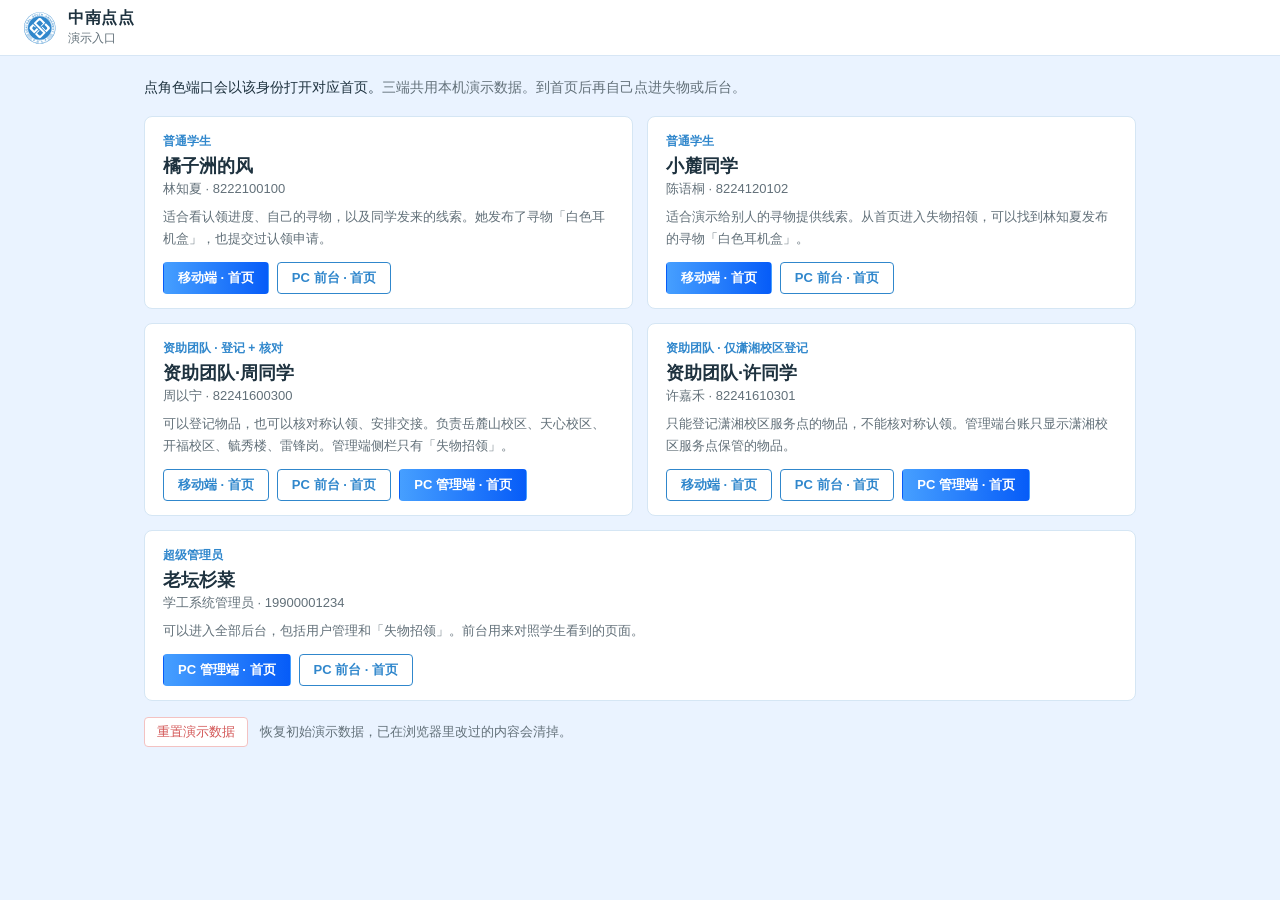
<file: index.html>
<!DOCTYPE html>
<html lang="zh-CN">
<head>
  <meta charset="UTF-8">
  <meta name="viewport" content="width=device-width, initial-scale=1.0">
  <title>中南点点 · 演示入口</title>
  <link rel="icon" href="assets/pc/logo.svg">
  <style>
    * { box-sizing: border-box; margin: 0; padding: 0; }
    body {
      font-family: "PingFang SC", "Microsoft YaHei", -apple-system, BlinkMacSystemFont, sans-serif;
      color: #1e323f; background: #eaf3ff; min-height: 100vh; font-size: 14px;
    }
    button { font: inherit; cursor: pointer; }
    .topbar {
      height: 56px; display: flex; align-items: center; gap: 12px;
      padding: 0 24px; background: #fff; border-bottom: 1px solid #d7e6f5;
    }
    .topbar img { width: 32px; height: 32px; }
    .topbar h1 { font-size: 16px; font-weight: 700; letter-spacing: .5px; }
    .topbar p { font-size: 12px; color: #627079; margin-top: 1px; }
    .wrap { max-width: 1040px; margin: 0 auto; padding: 20px 24px 40px; }
    .lead { font-size: 14px; line-height: 1.7; margin-bottom: 16px; }
    .lead span { color: #627079; }
    .roles { display: grid; grid-template-columns: 1fr 1fr; gap: 14px; }
    .card {
      background: #fff; border: 1px solid #d5e6f4; border-radius: 8px; padding: 16px 18px 14px;
    }
    .card--wide { grid-column: 1 / -1; }
    .card__role { font-size: 12px; font-weight: 600; color: #3087cc; }
    .card h2 { font-size: 18px; font-weight: 700; margin: 4px 0 2px; }
    .card__meta { font-size: 13px; color: #627079; }
    .card > p { color: #627079; font-size: 13px; line-height: 1.7; margin: 8px 0 12px; }
    .ports { display: flex; flex-wrap: wrap; gap: 8px; }
    .port {
      height: 32px; padding: 0 14px; border-radius: 4px; border: 1px solid #3087cc;
      background: #fff; color: #3087cc; font-size: 13px; font-weight: 600;
    }
    .port:hover { background: #f2f9fe; }
    .port--primary {
      border-color: transparent; color: #fff;
      background: linear-gradient(90deg, #469fff, #065cf8);
    }
    .port--primary:hover { filter: brightness(1.05); background: linear-gradient(90deg, #469fff, #065cf8); }
    .foot { margin-top: 16px; display: flex; align-items: center; gap: 12px; color: #627079; font-size: 13px; }
    .foot button {
      height: 30px; padding: 0 12px; border-radius: 4px; border: 1px solid #f3c2c2;
      background: #fff; color: #d35656; font-size: 13px;
    }
    .foot button:hover { background: #fff6f6; }
    @media (max-width: 760px) {
      .roles { grid-template-columns: 1fr; }
      .card--wide { grid-column: auto; }
    }
  </style>
</head>
<body>
  <header class="topbar">
    <img src="assets/pc/logo.svg" alt="">
    <div><h1>中南点点</h1><p>演示入口</p></div>
  </header>
  <main class="wrap">
    <p class="lead">点角色端口会以该身份打开对应首页。<span>三端共用本机演示数据。到首页后再自己点进失物或后台。</span></p>
    <div class="roles" id="roles"></div>
    <div class="foot"><button type="button" id="reset">重置演示数据</button><span>恢复初始演示数据，已在浏览器里改过的内容会清掉。</span></div>
  </main>
  <script src="js/store.js"></script>
  <script>
    var ROLES = [
      {
        id: 'u101', role: '普通学生',
        fit: '适合看认领进度、自己的寻物，以及同学发来的线索。她发布了寻物「白色耳机盒」，也提交过认领申请。',
        ports: [
          { port: 'h5', label: '移动端 · 首页', primary: true },
          { port: 'pc', label: 'PC 前台 · 首页' }
        ]
      },
      {
        id: 'u103', role: '普通学生',
        fit: '适合演示给别人的寻物提供线索。从首页进入失物招领，可以找到林知夏发布的寻物「白色耳机盒」。',
        ports: [
          { port: 'h5', label: '移动端 · 首页', primary: true },
          { port: 'pc', label: 'PC 前台 · 首页' }
        ]
      },
      {
        id: 'u_zz1', role: '资助团队 · 登记 + 核对',
        fit: '可以登记物品，也可以核对称认领、安排交接。负责岳麓山校区、天心校区、开福校区、毓秀楼、雷锋岗。管理端侧栏只有「失物招领」。',
        ports: [
          { port: 'h5', label: '移动端 · 首页' },
          { port: 'pc', label: 'PC 前台 · 首页' },
          { port: 'admin', label: 'PC 管理端 · 首页', primary: true }
        ]
      },
      {
        id: 'u_zz2', role: '资助团队 · 仅潇湘校区登记',
        fit: '只能登记潇湘校区服务点的物品，不能核对称认领。管理端台账只显示潇湘校区服务点保管的物品。',
        ports: [
          { port: 'h5', label: '移动端 · 首页' },
          { port: 'pc', label: 'PC 前台 · 首页' },
          { port: 'admin', label: 'PC 管理端 · 首页', primary: true }
        ]
      },
      {
        id: 'u_admin', role: '超级管理员', wide: true,
        fit: '可以进入全部后台，包括用户管理和「失物招领」。前台用来对照学生看到的页面。',
        ports: [
          { port: 'admin', label: 'PC 管理端 · 首页', primary: true },
          { port: 'pc', label: 'PC 前台 · 首页' }
        ]
      }
    ];

    function esc(s) {
      return String(s == null ? '' : s).replace(/[&<>"']/g, function (c) {
        return { '&': '&amp;', '<': '&lt;', '>': '&gt;', '"': '&quot;', "'": '&#39;' }[c];
      });
    }
    function dest(port) {
      if (port === 'h5') return 'h5.html#/ywViews/bbs/home/index';
      if (port === 'pc') return 'pc.html#/bbs/home/index';
      if (port === 'admin') return 'pc.html#/bbs/admin/dashboard/index';
      return 'index.html';
    }
    function render() {
      document.getElementById('roles').innerHTML = ROLES.map(function (r) {
        var u = Store.user(r.id) || { nc: r.id, xm: '', xh: '' };
        return '<section class="card' + (r.wide ? ' card--wide' : '') + '">' +
          '<div class="card__role">' + esc(r.role) + '</div>' +
          '<h2>' + esc(u.nc) + '</h2>' +
          '<div class="card__meta">' + esc(u.xm) + ' · ' + esc(u.xh) + '</div>' +
          '<p>' + esc(r.fit) + '</p>' +
          '<div class="ports">' + r.ports.map(function (p) {
            return '<button type="button" class="port' + (p.primary ? ' port--primary' : '') + '" data-uid="' + esc(r.id) + '" data-port="' + esc(p.port) + '">' + esc(p.label) + '</button>';
          }).join('') + '</div></section>';
      }).join('');
    }
    document.getElementById('roles').addEventListener('click', function (e) {
      var b = e.target.closest('button[data-uid]');
      if (!b) return;
      Store.setCurrentUser(b.getAttribute('data-uid'));
      location.href = dest(b.getAttribute('data-port'));
    });
    document.getElementById('reset').addEventListener('click', function () {
      if (window.confirm('将清空本机修改并恢复初始演示数据，是否继续？')) Store.reset();
    });
    render();
  </script>
</body>
</html>
</file>
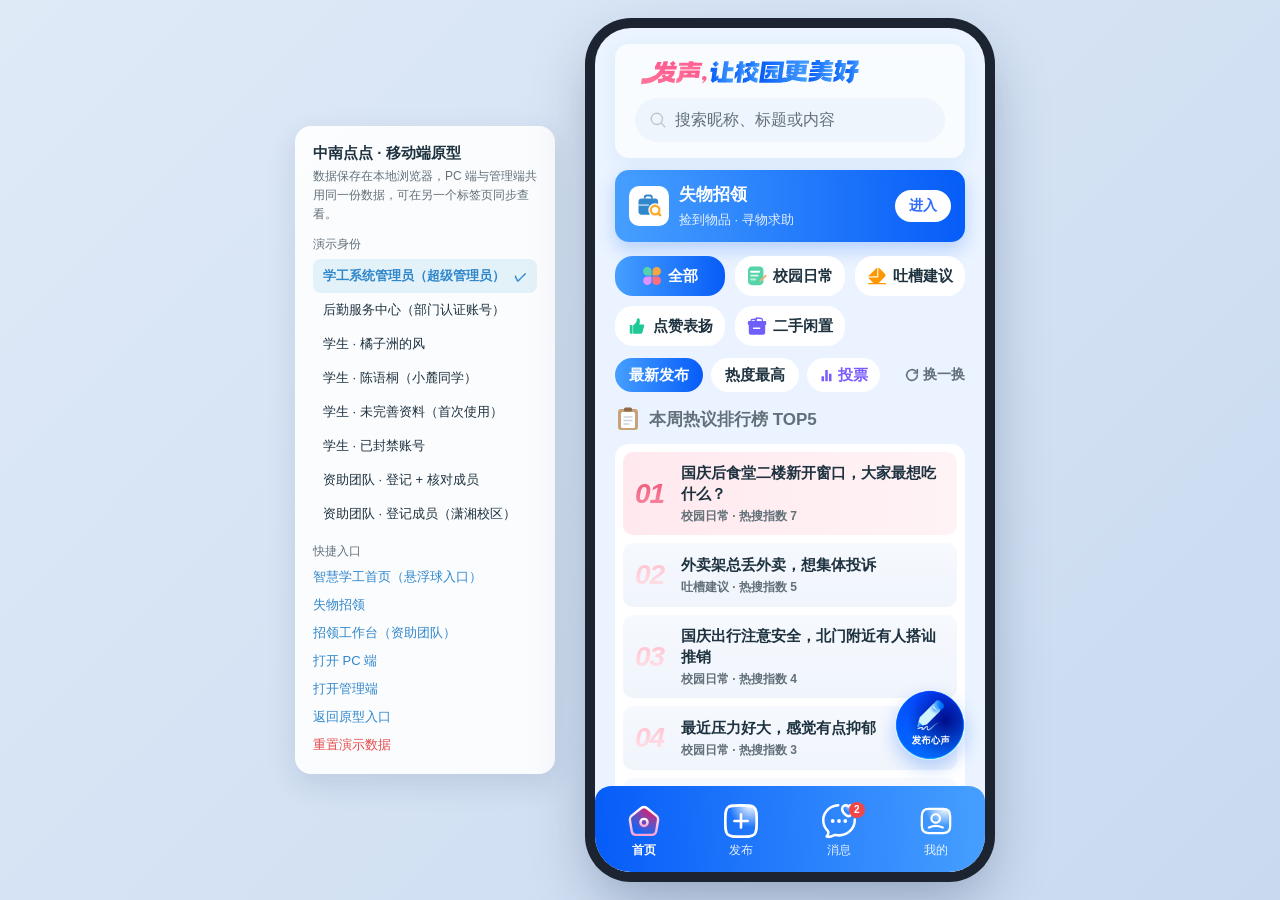
<file: h5.html>
<!DOCTYPE html>
<html lang="zh-CN">
<head>
  <meta charset="UTF-8">
  <meta name="viewport" content="width=device-width, initial-scale=1.0, maximum-scale=1.0, user-scalable=no, viewport-fit=cover">
  <title>中南点点</title>
  <link rel="icon" href="assets/pc/logo.svg">
  <link rel="stylesheet" href="css/h5.css">
</head>
<body>
  <aside class="proto-panel" id="protoPanel"></aside>
  <div class="phone" id="phone">
    <div class="h5-view" id="view"></div>
    <nav class="tabbar" id="tabbar"></nav>
  </div>

  <script src="js/store.js"></script>
  <script src="js/ui.js"></script>
  <script src="js/rules.js"></script>
  <script src="js/vote.js"></script>
  <script src="js/lost.js"></script>
  <script src="js/h5.js"></script>
</body>
</html>
</file>
<file: css/h5.css>
/* 中南点点原型 · 移动端（uni-app H5 复刻，设计稿 375 宽） */
* { box-sizing: border-box; margin: 0; padding: 0; -webkit-tap-highlight-color: transparent; }
html, body { height: 100%; }
body {
  font-family: -apple-system, BlinkMacSystemFont, "PingFang SC", "Microsoft YaHei", "Helvetica Neue", sans-serif;
  font-size: 14px; color: #1e323f; background: linear-gradient(135deg, #dfeaf7, #c9daf0);
  display: flex; align-items: center; justify-content: center; gap: 40px; padding: 20px;
}
button { font: inherit; color: inherit; background: none; border: 0; cursor: pointer; }
input, textarea { font: inherit; color: inherit; border: 0; outline: none; background: none; }
textarea { resize: none; }
img { display: block; max-width: 100%; }
a { color: inherit; text-decoration: none; }
.ellipsis { overflow: hidden; white-space: nowrap; text-overflow: ellipsis; }
.clamp2 { display: -webkit-box; -webkit-line-clamp: 2; -webkit-box-orient: vertical; overflow: hidden; }

/* ---------- 手机外框 ---------- */
.phone {
  position: relative; flex: none; width: 390px; height: min(844px, calc(100vh - 40px));
  border-radius: 36px; overflow: hidden; background: #eaf3ff; transform: translateZ(0);
  box-shadow: 0 0 0 10px #1b2430, 0 24px 60px rgba(20, 40, 80, .35);
}
.h5-view { position: absolute; inset: 0; overflow-y: auto; overflow-x: hidden; scrollbar-width: none; }
.h5-view::-webkit-scrollbar { display: none; }
@media (max-width: 560px) {
  body { padding: 0; display: block; background: #eaf3ff; }
  .phone { width: 100vw; height: 100vh; height: 100dvh; border-radius: 0; box-shadow: none; }
  .proto-panel { display: none !important; }
}

/* ---------- 原型控制面板（仅桌面） ---------- */
.proto-panel {
  width: 260px; background: rgba(255, 255, 255, .9); border-radius: 16px; padding: 18px;
  box-shadow: 0 10px 30px rgba(20, 40, 80, .12); font-size: 13px; align-self: center;
}
.proto-panel h3 { font-size: 15px; margin-bottom: 4px; }
.proto-panel p { color: #627079; line-height: 1.6; margin-bottom: 12px; font-size: 12px; }
.proto-panel .pp-label { color: #627079; font-size: 12px; margin: 12px 0 6px; }
.proto-panel .pp-user { display: flex; align-items: center; justify-content: space-between; width: 100%; padding: 8px 10px; border-radius: 8px; text-align: left; }
.proto-panel .pp-user:hover { background: #eef5fc; }
.proto-panel .pp-user.is-cur { background: #e3f1f9; color: #3087cc; font-weight: 600; }
.proto-panel .pp-links { display: flex; flex-direction: column; gap: 6px; margin-top: 4px; }
.proto-panel .pp-links a, .proto-panel .pp-links button { color: #3087cc; text-align: left; padding: 2px 0; }
.proto-panel .pp-links button.danger { color: #e64a4a; }

/* ---------- 通用 ---------- */
.pg { min-height: 100%; position: relative; }
.pg--tab { padding-bottom: 100px; }
.navbar {
  position: sticky; top: 0; z-index: 20; height: 44px; display: flex; align-items: center; justify-content: center;
  background: #eaf3ff; font-size: 17px; color: #1e323f;
}
.navbar--white { background: #fff; }
.navbar__back { position: absolute; left: 4px; top: 0; height: 44px; width: 44px; display: flex; align-items: center; justify-content: center; }
.navbar__title { max-width: 70%; }
.empty-tip { text-align: center; color: #9aa4ad; font-size: 15px; font-weight: 600; padding: 40px 0 20px; }
.more-tip { text-align: center; color: #9aa4ad; font-size: 14px; font-weight: 600; padding: 16px 0 24px; }
.avatar { flex: none; display: inline-flex; align-items: center; justify-content: center; border-radius: 50%; overflow: hidden; background: #e3f1f9; width: 40px; height: 40px; }
.avatar img { width: 100%; height: 100%; object-fit: cover; }
.avatar--txt { color: #fff; font-weight: 700; font-size: 16px; }
.avatar.xs { width: 28px; height: 28px; font-size: 12px; }
.avatar.sm { width: 34px; height: 34px; font-size: 14px; }
.avatar.lg { width: 50px; height: 50px; font-size: 20px; }
.avatar.xl { width: 74px; height: 74px; font-size: 28px; }
.red-dot { display: inline-block; min-width: 16px; height: 16px; padding: 0 4px; border-radius: 8px; background: #f04848; color: #fff; font-size: 10px; line-height: 16px; text-align: center; font-weight: 600; }
.red-dot--sm { min-width: 8px; width: 8px; height: 8px; padding: 0; }
.lx-pill { flex: none; padding: 5px 12px; border-radius: 16px; font-size: 13px; font-weight: 600; color: #1e323f; }
.lx-pill--green { background: linear-gradient(90deg, #dafbef, #c8f5e5); }
.lx-pill--orange { background: linear-gradient(90deg, #fff1e1, #ffe2c4); }
.lx-pill--pink { background: linear-gradient(90deg, #ffeef4, #ffd9e6); }
.lx-pill--purple { background: linear-gradient(90deg, #efeaff, #ded4ff); }
.top-pill { flex: none; padding: 3px 8px; border-radius: 6px; font-size: 12px; font-weight: 600; color: #fff; background: linear-gradient(90deg, #ff7b6b, #f44a6a); }
.reply-flag { display: inline-flex; align-items: center; gap: 3px; font-size: 12px; font-weight: 600; }
.reply-flag img { width: 14px; height: 14px; }
.reply-flag--done { color: #18b07c; }
.reply-flag--pending { color: #f08c2a; }
.reply-flag--off { color: #9aa4ad; }
.btn-primary {
  display: inline-flex; align-items: center; justify-content: center; height: 44px; border-radius: 22px; color: #fff; font-size: 16px; font-weight: 600;
  background: linear-gradient(90deg, #2f80ff, #065cf8);
}
.btn-primary:disabled { opacity: .45; }
.btn-ghost { display: inline-flex; align-items: center; justify-content: center; height: 44px; border-radius: 22px; border: 1px solid #9aa4ad; color: #627079; font-size: 16px; background: #fff; }

/* ---------- 底部 TabBar ---------- */
.tabbar {
  position: absolute; left: 0; right: 0; bottom: 0; z-index: 30; height: 86px; display: none;
  background: url(../assets/h5/tab-bar-bg.svg) center bottom / 100% 100% no-repeat;
  padding: 18px 0 calc(env(safe-area-inset-bottom) + 6px);
}
.tabbar.is-show { display: flex; }
.tabbar__item { flex: 1; display: flex; flex-direction: column; align-items: center; gap: 4px; color: rgba(255, 255, 255, .88); font-size: 12px; position: relative; }
.tabbar__item img { width: 34px; height: 34px; }
.tabbar__item.is-active { color: #fff; font-weight: 700; }
.tabbar__item .red-dot { position: absolute; top: -2px; left: calc(50% + 10px); }

/* ---------- 首页 ---------- */
.home-search-card {
  position: relative; margin: -2px 20px 0; padding: 16px 20px 16px; border-radius: 14px;
  background: rgba(255, 255, 255, .72); backdrop-filter: blur(6px); box-shadow: 0 6px 18px rgba(48, 135, 204, .08);
}
.home-search-card__logo { height: 24px; width: auto; margin: 0 0 14px 6px; }
.home-search { display: flex; align-items: center; gap: 8px; height: 44px; border-radius: 22px; background: #eef5fc; padding: 0 14px; }
.home-search img { width: 18px; height: 18px; opacity: .7; }
.home-search input { flex: 1; font-size: 16px; }
.home-search input::placeholder { color: #627079; }
.home-search__clear { width: 18px; height: 18px; border-radius: 50%; background: #c3ccd4; color: #fff; font-size: 12px; line-height: 18px; text-align: center; }
.home-lost {
  display: grid; grid-template-columns: auto 1fr auto; column-gap: 10px; align-items: center;
  width: calc(100% - 40px); min-height: 72px; margin: 12px 20px 0; padding: 12px 14px;
  border-radius: 14px; background: linear-gradient(90deg, #469fff, #065cf8); text-align: left; color: #fff;
  box-shadow: 0 8px 18px rgba(6, 92, 248, .22);
}
.home-lost img { grid-row: 1 / span 2; width: 28px; height: 28px; padding: 6px; box-sizing: content-box; background: #fff; border-radius: 10px; }
.home-lost__name { grid-column: 2; grid-row: 1; font-size: 17px; font-weight: 700; color: #fff; }
.home-lost__sub { grid-column: 2; grid-row: 2; margin-top: 2px; font-size: 13px; color: rgba(255, 255, 255, .88); }
.home-lost__go { grid-column: 3; grid-row: 1 / span 2; height: 32px; padding: 0 14px; border-radius: 16px; background: #fff; color: #2f6bff; font-size: 14px; font-weight: 700; display: inline-flex; align-items: center; }
.cat-chips { display: grid; grid-template-columns: repeat(3, minmax(0, 1fr)); gap: 10px; padding: 14px 20px 0; }
.cat-chip { display: inline-flex; align-items: center; justify-content: center; gap: 6px; height: 40px; padding: 0 6px; white-space: nowrap; border-radius: 18px; background: #fff; font-size: 15px; font-weight: 600; color: #1e323f; }
.cat-chip img { width: 20px; height: 20px; }
.cat-chip.is-active { color: #fff; background: linear-gradient(90deg, #469fff, #065cf8); }
.sort-row { display: flex; align-items: center; gap: 8px; padding: 12px 20px 0; }
.sort-pill { height: 34px; padding: 0 14px; border-radius: 17px; background: #fff; font-size: 15px; font-weight: 600; color: #1e323f; }
.sort-pill.is-active { color: #fff; background: linear-gradient(90deg, #469fff, #065cf8); }
.sort-row__swap { margin-left: auto; display: inline-flex; align-items: center; gap: 3px; color: #627079; font-size: 14px; font-weight: 600; }
.sort-row__swap svg.is-spin { animation: spin .6s linear; }
@keyframes spin { to { transform: rotate(360deg); } }
.top5 { padding: 0 20px; }
.top5__title { display: flex; align-items: center; gap: 8px; font-size: 17px; font-weight: 600; color: #627079; margin: 14px 0 12px; }
.top5__title svg { flex: none; }
.top5__box { background: #fff; border-radius: 14px; padding: 8px; display: flex; flex-direction: column; gap: 8px; }
.top5__item { position: relative; display: flex; flex-direction: row; align-items: center; gap: 10px; width: 100%; min-height: 64px; padding: 10px 12px; border-radius: 10px; background: linear-gradient(180deg, #f6f9fe, #f0f5fc); text-align: left; overflow: hidden; }
.top5__item--1 { background: linear-gradient(90deg, #ffe9ee, #fff3f5); }
.top5__main { flex: 1; min-width: 0; }
.top5__no { flex: none; width: 36px; font-size: 28px; font-weight: 900; font-style: italic; line-height: 1; letter-spacing: -1px; color: transparent; -webkit-background-clip: text; background-clip: text; background-image: linear-gradient(180deg, #ffc1cf, #ffe4ea); }
.top5__item--1 .top5__no { background-image: linear-gradient(180deg, #f0577a, #f78ba3); }
.top5__bt { font-size: 15px; font-weight: 600; color: #1e323f; line-height: 1.4; display: -webkit-box; -webkit-line-clamp: 2; -webkit-box-orient: vertical; overflow: hidden; }
.top5__hot { font-size: 12px; color: #627079; margin-top: 4px; font-weight: 600; }
.fab {
  position: fixed; right: 20px; bottom: 112px; z-index: 25; width: 70px; height: 70px; border-radius: 50%;
  background: url(../assets/h5/fab-icon.png) center / cover no-repeat; box-shadow: 0 8px 20px rgba(6, 92, 248, .35);
  color: #1e323f; font-size: 12px; font-weight: 800; letter-spacing: .5px; line-height: 1.15;
  text-shadow: 0 0 4px #fff, 0 0 6px #fff;
  display: flex; align-items: flex-end; justify-content: center; padding-bottom: 12px;
}
.fab--voice,
.fab--pic {
  padding: 0; background: none; box-shadow: 0 8px 18px rgba(6, 92, 248, .28); text-shadow: none;
  align-items: stretch; justify-content: stretch; overflow: hidden;
}
.fab--voice img,
.fab--pic img { width: 100%; height: 100%; object-fit: contain; pointer-events: none; }
.post-list { padding: 12px 20px 0; display: flex; flex-direction: column; gap: 14px; }
.post-card { background: #fff; border-radius: 14px; padding: 16px 20px 14px; text-align: left; width: 100%; display: block; }
.post-card__head { display: flex; align-items: center; gap: 10px; padding-bottom: 12px; border-bottom: 1px solid #eef1f4; }
.post-card__who { flex: 1; min-width: 0; }
.post-card__nc { font-size: 17px; font-weight: 700; color: #1e323f; }
.post-card__time { font-size: 12px; color: #627079; margin-top: 2px; font-weight: 600; }
.post-card__tags { display: flex; align-items: center; gap: 6px; }
.post-card__bt { font-size: 19px; line-height: 1.5; color: #1e323f; margin-top: 12px; }
.post-card__nr { font-size: 15px; line-height: 1.75; color: #627079; font-weight: 600; margin-top: 6px; }
.post-card__imgs { display: flex; gap: 8px; margin-top: 10px; }
.post-card__imgs img { width: 120px; height: 90px; border-radius: 8px; object-fit: cover; background: #e3f1f9; }
.post-card__foot { display: flex; align-items: center; justify-content: flex-end; gap: 16px; margin-top: 12px; padding-top: 12px; border-top: 1px solid #eef1f4; color: #627079; font-size: 15px; font-weight: 600; }
.post-card__foot span { display: inline-flex; align-items: center; gap: 4px; }
.post-card__foot img { width: 17px; height: 17px; }
.post-card__flag { margin-right: auto; }
.post-card__ops { display: flex; justify-content: flex-end; gap: 10px; margin-top: 10px; }
.post-card__ops button { height: 30px; padding: 0 14px; border-radius: 15px; font-size: 13px; font-weight: 600; border: 1px solid #c7e1f0; color: #3087cc; background: #f6fcff; }
.post-card__ops button.danger { border-color: #ffd0d0; color: #e64a4a; background: #fff6f6; }
.post-card__badge { position: absolute; }

/* ---------- 帖子详情 ---------- */
.pd { background: #fff; min-height: 100%; padding: 16px 20px 80px; }
.pd__head { display: flex; align-items: center; gap: 10px; }
.pd__who { flex: 1; min-width: 0; }
.pd__nc { font-size: 18px; font-weight: 700; }
.pd__time { font-size: 12px; color: #627079; margin-top: 2px; font-weight: 600; }
.pd__bt { font-size: 18px; font-weight: 700; line-height: 1.55; margin-top: 12px; }
.pd__nr { font-size: 15px; line-height: 1.75; color: #627079; font-weight: 600; margin-top: 8px; white-space: pre-wrap; word-break: break-word; }
.pd__imgs { display: grid; grid-template-columns: repeat(3, 1fr); gap: 8px; margin-top: 12px; }
.pd__imgs--1 { grid-template-columns: 140px; }
.pd__imgs img { width: 100%; aspect-ratio: 4 / 3; object-fit: cover; border-radius: 10px; background: #e3f1f9; }
.pd__meta { display: flex; align-items: center; gap: 18px; margin-top: 22px; padding-bottom: 10px; border-bottom: 1px solid #eef1f4; color: #627079; font-size: 14px; font-weight: 600; }
.pd__meta span, .pd__meta button { display: inline-flex; align-items: center; gap: 4px; }
.pd__meta img { width: 17px; height: 17px; }
.pd__meta .is-liked { color: #f04876; }
.pd__acts { margin-left: auto; display: flex; align-items: center; }
.pd__acts button { padding: 0 12px; color: #4a5a66; }
.pd__acts button + button { border-left: 1px solid #dfe4e8; }
.pd__acts button:last-child { padding-right: 0; }
.pd__total { font-size: 16px; font-weight: 700; margin: 12px 0 4px; }
.cmt { display: flex; gap: 10px; padding: 14px 0; border-bottom: 1px solid #eef1f4; }
.cmt__main { flex: 1; min-width: 0; }
.cmt__nc { display: flex; align-items: center; gap: 6px; flex-wrap: wrap; font-size: 15px; font-weight: 600; color: #4a5a66; }
.cmt__tag { padding: 1px 6px; border-radius: 4px; font-size: 11px; background: #e3f1f9; color: #3087cc; white-space: nowrap; }
.cmt__tag--official { background: #fff2e5; color: #f08c2a; }
.cmt__txt { font-size: 16px; line-height: 1.6; font-weight: 600; color: #1e323f; margin-top: 4px; word-break: break-word; white-space: pre-wrap; }
.cmt__txt em { font-style: normal; color: #3087cc; }
.cmt__imgs { display: flex; flex-wrap: wrap; gap: 6px; margin-top: 6px; }
.cmt__imgs img { width: 72px; height: 72px; object-fit: cover; border-radius: 6px; }
.cmt__bar { display: flex; align-items: center; gap: 18px; margin-top: 8px; color: #9aa4ad; font-size: 13px; font-weight: 600; }
.cmt__bar button { color: #627079; }
.cmt__bar .cmt__like { margin-left: auto; display: inline-flex; align-items: center; gap: 3px; }
.cmt__bar .cmt__like img { width: 16px; height: 16px; }
.cmt__bar .cmt__like.is-liked { color: #f04876; }
.cmt__bar .cmt__del { color: #e64a4a; }
.cmt__more { color: #2f6bff; font-size: 14px; font-weight: 600; margin-top: 8px; }
.cmt__children { margin-top: 6px; }
.cmt__children .cmt { border-bottom: 0; padding: 10px 0 0; }
.composer {
  position: fixed; left: 0; right: 0; bottom: 0; z-index: 30; background: #fff; box-shadow: 0 -2px 10px rgba(0, 0, 0, .04);
  padding: 8px 14px calc(env(safe-area-inset-bottom) + 8px);
}
.composer__row { display: flex; align-items: center; gap: 10px; }
.composer__img { flex: none; width: 40px; height: 40px; border-radius: 10px; background: #e3f1f9; color: #3087cc; font-size: 15px; font-weight: 700; }
.composer__input { flex: 1; height: 40px; border-radius: 20px; background: #f2f4f7; padding: 0 16px; font-size: 16px; }
.composer__input::placeholder { color: #627079; }
.composer__send { flex: none; color: #2f6bff; font-size: 17px; font-weight: 600; }
.composer__thumbs { display: flex; gap: 6px; margin-bottom: 8px; overflow-x: auto; }
.composer__thumb { position: relative; flex: none; }
.composer__thumb img { width: 54px; height: 54px; object-fit: cover; border-radius: 6px; }
.composer__thumb button { position: absolute; top: -4px; right: -4px; width: 18px; height: 18px; border-radius: 50%; background: rgba(0, 0, 0, .55); color: #fff; font-size: 12px; line-height: 18px; }
.composer__reply { display: flex; align-items: center; justify-content: space-between; font-size: 12px; color: #627079; margin-bottom: 6px; }
.composer__reply button { color: #2f6bff; }

/* ---------- 浮层（挂在手机容器内） ---------- */
.ui-layer { position: fixed; inset: 0; z-index: 100; }
.ui-mask { position: absolute; inset: 0; background: rgba(0, 0, 0, .45); opacity: 0; transition: opacity .25s; }
.ui-layer.is-open .ui-mask { opacity: 1; }
.ui-panel { position: absolute; background: #fff; transition: transform .25s, opacity .25s; }
.ui-sheet { left: 0; right: 0; bottom: 0; border-radius: 16px 16px 0 0; transform: translateY(100%); max-height: 86%; display: flex; flex-direction: column; padding-bottom: env(safe-area-inset-bottom); }
.ui-layer.is-open .ui-sheet { transform: none; }
.ui-sheet__head { position: relative; display: flex; align-items: center; justify-content: center; height: 52px; font-size: 17px; font-weight: 700; flex: none; }
.ui-sheet__close { position: absolute; right: 12px; top: 10px; width: 32px; height: 32px; font-size: 22px; color: #9aa4ad; }
.ui-sheet__body { overflow-y: auto; flex: 1; }
.ui-dialog { left: 50%; top: 50%; width: 84%; border-radius: 16px; transform: translate(-50%, -50%) scale(.92); opacity: 0; overflow: hidden; }
.ui-layer.is-open .ui-dialog { transform: translate(-50%, -50%); opacity: 1; }
.ui-dialog__head { position: relative; text-align: center; font-size: 17px; font-weight: 700; padding: 20px 40px 0; }
.ui-dialog__close { position: absolute; right: 10px; top: 12px; width: 32px; height: 32px; font-size: 22px; color: #9aa4ad; }
.ui-dialog__body { padding: 14px 20px 20px; }
.ui-popup { left: 20px; right: 20px; top: 20px; bottom: 20px; border-radius: 20px; display: flex; flex-direction: column; overflow: hidden; transform: scale(.95); opacity: 0; background: linear-gradient(180deg, #d6ecfb 0, #fff 130px); }
.ui-layer.is-open .ui-popup { transform: none; opacity: 1; }
.ui-popup__head { position: relative; flex: none; height: 70px; display: flex; align-items: center; justify-content: center; font-size: 17px; font-weight: 700; }
.ui-popup__head::before { content: "♥CSU"; position: absolute; left: 20px; top: 12px; font-size: 40px; font-weight: 900; color: rgba(140, 190, 240, .35); letter-spacing: -2px; }
.ui-popup__title { position: relative; }
.ui-popup__close { position: absolute; right: 14px; top: 20px; width: 28px; height: 28px; border: 2px solid #627079; border-radius: 50%; color: #627079; font-size: 16px; line-height: 22px; }
.ui-popup__body { flex: 1; overflow-y: auto; padding: 0 16px 16px; }
.ui-confirm .ui-dialog__body { padding: 12px 0 0; }
.ui-confirm__msg { padding: 4px 24px 22px; text-align: center; color: #4a5a66; font-size: 15px; line-height: 1.6; }
.ui-confirm__ico { display: none; }
.ui-confirm__foot { display: flex; border-top: 1px solid #eef1f4; }
.ui-confirm__foot .btn { flex: 1; height: 50px; font-size: 16px; color: #627079; }
.ui-confirm__foot .btn + .btn { border-left: 1px solid #eef1f4; }
.ui-confirm__foot .btn--primary { color: #2f6bff; font-weight: 600; }
.ui-confirm__foot .btn--danger { color: #e64a4a; }
.ui-preview .ui-mask { background: rgba(0, 0, 0, .9); }
.ui-preview .ui-dialog { background: none; width: 100%; border-radius: 0; }
.ui-preview .ui-dialog__body { padding: 0; }
.ui-preview img { width: 100%; max-height: 80vh; object-fit: contain; margin: 0 auto; }
.ui-toast-box { position: fixed; left: 50%; top: 46%; z-index: 300; transform: translate(-50%, -50%); display: flex; flex-direction: column; align-items: center; gap: 8px; pointer-events: none; }
.ui-toast { max-width: 260px; padding: 12px 20px; border-radius: 8px; background: rgba(20, 20, 20, .78); color: #fff; font-size: 15px; font-weight: 600; text-align: center; opacity: 0; transition: opacity .2s; }
.ui-toast.is-in { opacity: 1; }
.ui-toast__ico { display: none; }

/* 动作面板 / 选择器 */
.action-list button { display: block; width: 100%; height: 54px; font-size: 16px; border-top: 1px solid #f0f2f5; }
.action-list .is-cancel { border-top: 8px solid #f4f5f7; color: #627079; }
.picker__bar { display: flex; justify-content: space-between; align-items: center; height: 52px; padding: 0 16px; border-bottom: 1px solid #eef1f4; font-size: 17px; }
.picker__bar .cancel { color: #888; }
.picker__bar .done { color: #007aff; font-weight: 600; }
.picker__opts { padding: 8px 0 16px; max-height: 300px; overflow-y: auto; }
.picker__opt { display: flex; align-items: center; gap: 10px; width: 100%; padding: 13px 24px; font-size: 17px; color: #9aa4ad; justify-content: center; }
.picker__opt img { width: 22px; height: 22px; }
.picker__opt small { color: #9aa4ad; font-size: 12px; }
.picker__opt.is-cur { color: #1e323f; font-weight: 700; background: #f4f8fd; }
.lx-sheet { padding: 4px 16px 20px; display: grid; grid-template-columns: 1fr 1fr; gap: 12px; }
.lx-sheet__item { display: flex; align-items: center; gap: 10px; padding: 16px 14px; border-radius: 12px; text-align: left; }
.lx-sheet__item img { width: 32px; height: 32px; }
.lx-sheet__item b { display: block; font-size: 16px; }
.lx-sheet__item small { color: #627079; font-size: 12px; }

/* 举报面板 */
.rp-sheet { padding: 0 16px 16px; }
.rp-sheet__label { font-size: 14px; color: #627079; margin-bottom: 10px; }
.rp-types { display: flex; flex-wrap: wrap; gap: 10px; }
.rp-type { padding: 7px 14px; border-radius: 18px; background: #f2f4f7; font-size: 14px; color: #4a5a66; }
.rp-type.is-cur { background: #e8f0ff; color: #2f6bff; font-weight: 600; box-shadow: inset 0 0 0 1px #2f6bff; }
.pub__card .rp-type { padding: 9px 16px; font-size: 15px; }
.rp-sheet textarea { width: 100%; height: 110px; margin-top: 14px; padding: 12px; border-radius: 10px; background: #f6f7f9; font-size: 15px; }
.rp-sheet__count { text-align: right; font-size: 12px; color: #9aa4ad; margin-top: 4px; }
.rp-sheet .btn-primary { width: 100%; margin-top: 14px; }

/* 资料提示弹窗 */
.prompt-dlg .ui-dialog { overflow: visible; background: linear-gradient(180deg, #dff0ff, #fff 45%); }
.prompt-dlg .ui-dialog__body { padding: 0 22px 22px; text-align: center; }
.prompt-dlg__mascot { width: 120px; margin: -64px auto 0; }
.prompt-dlg__title { font-size: 19px; font-weight: 800; margin: 8px 0 10px; }
.prompt-dlg__txt { font-size: 14px; line-height: 1.75; color: #4a5a66; }
.prompt-dlg__txt b { color: #2f6bff; }
.prompt-dlg .btn-primary { width: 100%; margin-top: 18px; }
.prompt-dlg__close { position: absolute; left: 50%; bottom: -56px; transform: translateX(-50%); width: 34px; height: 34px; border-radius: 50%; border: 2px solid #fff; color: #fff; font-size: 18px; }

/* 编辑资料面板 */
.ep-sheet { padding: 4px 20px 20px; }
.ep-sheet__ava { display: flex; flex-direction: column; align-items: center; gap: 8px; color: #627079; font-size: 13px; margin-bottom: 16px; }
.ep-sheet__ava .avatar { box-shadow: 0 0 0 4px #e3f1f9; }
.ep-label { font-size: 14px; font-weight: 600; color: #627079; margin: 14px 0 8px; }
.ep-field { display: flex; align-items: center; gap: 8px; height: 46px; border-radius: 10px; background: #f4f6f9; padding: 0 12px; }
.ep-field input { flex: 1; font-size: 16px; font-weight: 600; }
.ep-field__swap { flex: none; width: 32px; height: 32px; border-radius: 8px; background: #e8f0ff; color: #2f6bff; font-weight: 700; }
.ep-hint { font-size: 12px; color: #9aa4ad; margin-top: 8px; line-height: 1.5; }
.ep-sheet .btn-primary { width: 100%; margin-top: 20px; border-radius: 10px; background: #2563eb; }

/* ---------- 发布 / 编辑 ---------- */
.pub { min-height: 100%; padding-bottom: 180px; }
.pub__head { display: flex; align-items: center; justify-content: space-between; padding: 16px 20px 10px; }
.pub__title { position: relative; font-size: 20px; font-weight: 700; }
.pub__title img { position: absolute; left: 22px; bottom: -6px; width: 32px; }
.pub__drafts { display: inline-flex; align-items: center; gap: 4px; font-size: 17px; color: #4a5a66; }
.pub__drafts img { width: 24px; height: 24px; }
.warn-bar { display: flex; align-items: flex-start; gap: 6px; padding: 8px 16px; background: #fff3dc; color: #f08c2a; font-size: 12px; font-weight: 600; line-height: 1.5; }
.warn-bar__ico { flex: none; width: 14px; height: 14px; border-radius: 50%; background: #f08c2a; color: #fff; font-size: 10px; text-align: center; line-height: 14px; margin-top: 2px; }
.warn-bar__x { flex: none; margin-left: auto; color: #f08c2a; font-size: 16px; line-height: 1; }
.pub__card { margin: 0 20px; background: linear-gradient(180deg, #f0f7ff, #fff 60px); border-radius: 0 0 12px 12px; padding: 16px 20px 20px; }
.pub__label { font-size: 16px; font-weight: 600; margin: 4px 0 10px; }
.pub__label i { color: #f04848; font-style: normal; }
.pub__label + .pub__hint { margin-top: -6px; }
.pub__field { display: flex; align-items: center; width: 100%; min-height: 54px; padding: 0 14px; border: 1px solid #c7e1f0; border-radius: 6px; background: #fff; font-size: 16px; margin-bottom: 18px; text-align: left; }
.pub__field input { flex: 1; font-size: 16px; height: 52px; }
.pub__field input::placeholder, .pub__field textarea::placeholder { color: #8cb4d3; font-weight: 600; }
.pub__field .ph { color: #8cb4d3; font-weight: 600; }
.pub__field .arrow { margin-left: auto; color: #3087cc; font-weight: 700; }
.pub__field--area { flex-direction: column; align-items: stretch; padding: 12px 14px 10px; }
.pub__field--area textarea { width: 100%; height: 100px; font-size: 16px; }
.pub__count { text-align: right; color: #627079; font-size: 14px; }
.pub__hint { font-size: 13px; color: #627079; margin-bottom: 10px; }
.pub__imgs { display: flex; flex-wrap: wrap; gap: 10px; }
.pub__thumb { position: relative; width: 92px; height: 92px; }
.pub__thumb img { width: 100%; height: 100%; object-fit: cover; border-radius: 6px; }
.pub__thumb button { position: absolute; top: -6px; right: -6px; width: 20px; height: 20px; border-radius: 50%; background: rgba(0, 0, 0, .55); color: #fff; font-size: 13px; line-height: 20px; }
.pub__upload { width: 122px; height: 124px; border: 1px dashed #8cb4d3; border-radius: 4px; display: flex; flex-direction: column; align-items: center; justify-content: center; gap: 8px; color: #3087cc; font-size: 12px; font-weight: 600; }
.pub__upload svg { color: #8cb4d3; }
.pub__foot { position: fixed; left: 0; right: 0; bottom: 0; z-index: 30; display: flex; gap: 12px; padding: 18px 20px calc(env(safe-area-inset-bottom) + 10px); background: #fff; border-radius: 16px 16px 0 0; }
.pub__foot > * { flex: 1; height: 50px; border-radius: 25px; font-size: 18px; }
.pub__foot .btn-ghost { font-size: 18px; }
.pub__foot .btn-primary { background: linear-gradient(90deg, #4f9bff, #2f6bff); }

/* 草稿卡片 */
.draft-card { background: #fff; border-radius: 12px; padding: 14px 16px; box-shadow: 0 2px 10px rgba(48, 135, 204, .08); margin-bottom: 12px; font-size: 14px; line-height: 1.8; }
.draft-card b { color: #627079; font-weight: 600; }
.draft-card__ops { display: flex; justify-content: flex-end; gap: 10px; margin-top: 8px; }
.draft-card__ops button { height: 30px; padding: 0 16px; border-radius: 15px; font-size: 13px; font-weight: 600; border: 1px solid #c7e1f0; color: #3087cc; }
.draft-card__ops .danger { border-color: #ffd0d0; color: #e64a4a; }

/* ---------- 消息 ---------- */
.msg-tabs { position: sticky; top: 0; z-index: 10; display: flex; justify-content: space-between; padding: 24px 20px 14px; background: #eaf3ff; }
.msg-tab { position: relative; font-size: 18px; font-weight: 700; color: #627079; }
.msg-tab.is-active { color: transparent; -webkit-background-clip: text; background-clip: text; background-image: linear-gradient(90deg, #2f80ff, #b44cff); }
.msg-tab .red-dot { position: absolute; top: -6px; right: -14px; }
.msg-list { padding: 4px 20px; }
.msg-item { display: flex; gap: 12px; background: #fff; border-radius: 12px; padding: 14px; margin-bottom: 12px; width: 100%; text-align: left; position: relative; }
.msg-item__ico { flex: none; width: 40px; height: 40px; border-radius: 50%; background: #e8f0ff; display: flex; align-items: center; justify-content: center; }
.msg-item__ico img { width: 24px; height: 24px; }
.msg-item__main { flex: 1; min-width: 0; }
.msg-item__t { display: flex; justify-content: space-between; gap: 8px; font-size: 15px; font-weight: 700; }
.msg-item__t time { flex: none; font-size: 12px; color: #9aa4ad; font-weight: 500; }
.msg-item__d { font-size: 13px; color: #627079; margin-top: 4px; }
.msg-item__p { font-size: 13px; color: #4a5a66; margin-top: 6px; padding: 6px 10px; border-radius: 6px; background: #f4f6f9; }
.msg-item .red-dot--sm { position: absolute; left: 44px; top: 14px; }

/* ---------- 我的 ---------- */
.me-hero { position: relative; height: 330px; background: url(../assets/h5/profile-hero-bg-light.webp) 48% 100% / auto 290px no-repeat, url(../assets/h5/profile-hero-bg-base.webp) center / cover no-repeat; }
.me-hero::after { content: ""; position: absolute; left: 0; right: 0; bottom: 0; height: 90px; background: linear-gradient(180deg, rgba(234, 243, 255, 0), #eaf3ff); }
.me-card { position: relative; z-index: 2; margin: -66px 20px 0; padding: 50px 0 18px; background: #fff; border-radius: 14px; text-align: center; }
.me-card__ava { position: absolute; left: 50%; top: -42px; transform: translateX(-50%); border-radius: 50%; padding: 5px; background: #fff; box-shadow: 0 4px 14px rgba(48, 135, 204, .15); }
.me-card__nc { font-size: 19px; font-weight: 700; margin-top: 4px; }
.me-card__edit { position: absolute; right: 14px; top: 56px; display: inline-flex; align-items: center; gap: 4px; height: 32px; padding: 0 12px; border-radius: 16px; background: #eef6ff; border: 1px solid #cfe3fb; color: #2f6bff; font-size: 14px; font-weight: 700; }
.me-card__edit img { width: 14px; height: 14px; }
.me-grid { display: flex; margin-top: 24px; }
.me-grid__item { position: relative; flex: 1; display: flex; flex-direction: column; align-items: center; gap: 8px; font-size: 14px; font-weight: 600; color: #4a5a66; }
.me-grid__item + .me-grid__item::before { content: ""; position: absolute; left: 0; top: 4px; height: 56px; border-left: 1px solid #eef1f4; }
.me-grid__item img { width: 36px; height: 36px; }
.me-grid__item .red-dot { position: absolute; top: -4px; left: calc(50% + 10px); }
.me-list { margin: 14px 20px 0; background: #fff; border-radius: 14px; padding: 0 16px; }
.me-list__item { display: flex; align-items: center; gap: 12px; width: 100%; height: 60px; font-size: 17px; text-align: left; }
.me-list__item + .me-list__item { border-top: 1px solid #eef1f4; }
.me-list__item > img:first-child { width: 28px; height: 28px; }
.me-list__item .chev { margin-left: auto; width: 16px; height: 16px; opacity: .5; }

/* 评论及回复 / 我的发帖 */
.tip-bar { margin: 10px 20px 0; padding: 8px 12px; border-radius: 8px; background: #fff3f3; color: #e64a4a; font-size: 12px; font-weight: 600; }
.card-wrap { position: relative; }
.card-wrap .red-dot { position: absolute; right: -4px; top: -6px; z-index: 2; }

/* 举报 */
.rp-tabs { display: flex; gap: 30px; padding: 10px 20px 4px; }
.rp-tab { position: relative; font-size: 18px; font-weight: 700; color: #627079; padding-bottom: 8px; }
.rp-tab.is-active { color: #1e323f; }
.rp-tab.is-active::after { content: ""; position: absolute; left: 50%; bottom: 0; width: 32px; height: 6px; transform: translateX(-50%); background: url(../assets/h5/publish-title-underline.svg) center / 100% 100% no-repeat; }
.rp-list { padding: 10px 20px; display: flex; flex-direction: column; gap: 12px; }
.rp-card { position: relative; background: #fff; border-radius: 12px; padding: 14px 16px; text-align: left; width: 100%; overflow: hidden; }
.rp-card__stamp { position: absolute; right: 12px; top: 10px; width: 64px; }
.rp-card__bt { font-size: 16px; font-weight: 700; padding-right: 70px; }
.rp-card__row { font-size: 13px; color: #627079; margin-top: 6px; }
.rp-card__row b { color: #4a5a66; font-weight: 600; }
.rp-card__res { margin-top: 10px; padding: 8px 10px; border-radius: 8px; background: #f4f8fd; font-size: 13px; font-weight: 600; color: #3087cc; }
.rp-card__res--pending { color: #f08c2a; background: #fff7ec; }
.rp-card__res--violation { color: #e64a4a; background: #fff3f3; }
.rd { padding: 0 20px 30px; }
.rd__banner { border-radius: 14px; padding: 18px; color: #fff; background: linear-gradient(110deg, #3e8bff, #6b5cff); margin-bottom: 14px; }
.rd__banner--done { background: linear-gradient(110deg, #19b37f, #3ccf9b); }
.rd__banner--violation { background: linear-gradient(110deg, #ef5a5a, #ff8c6a); }
.rd__banner h4 { font-size: 19px; }
.rd__banner p { font-size: 13px; margin-top: 6px; opacity: .92; }
.rd__sec { background: #fff; border-radius: 12px; padding: 14px 16px; margin-bottom: 12px; }
.rd__sec h5 { font-size: 16px; margin-bottom: 10px; }
.rd__kv { display: flex; font-size: 14px; line-height: 2; }
.rd__kv b { flex: none; width: 80px; color: #627079; font-weight: 500; }
.rd__post { padding: 10px 12px; border-radius: 8px; background: #f4f8fd; }
.rd__post-bt { font-size: 15px; font-weight: 700; }
.rd__post-nr { font-size: 13px; color: #627079; margin-top: 4px; }
.rd__steps { position: relative; padding-left: 22px; }
.rd__step { position: relative; padding-bottom: 16px; }
.rd__step::before { content: ""; position: absolute; left: -18px; top: 5px; width: 10px; height: 10px; border-radius: 50%; background: #c3ccd4; }
.rd__step::after { content: ""; position: absolute; left: -14px; top: 18px; bottom: -2px; border-left: 2px solid #e3e8ed; }
.rd__step:last-child::after { display: none; }
.rd__step.is-done::before { background: #2f6bff; }
.rd__step.is-cur::before { background: #f08c2a; box-shadow: 0 0 0 4px #ffe8cf; }
.rd__step b { font-size: 15px; }
.rd__step span { margin-left: 8px; font-size: 12px; color: #9aa4ad; }
.rd__step p { font-size: 13px; color: #627079; margin-top: 2px; }
.rd__tip { text-align: center; font-size: 12px; color: #9aa4ad; margin-top: 4px; }

/* 私信 */
.sx-list { padding: 12px 20px; }
.sx-item { display: flex; gap: 12px; align-items: center; width: 100%; background: #fff; border-radius: 12px; padding: 14px 18px; margin-bottom: 12px; text-align: left; position: relative; }
.sx-item__main { flex: 1; min-width: 0; }
.sx-item__t { display: flex; justify-content: space-between; gap: 8px; font-size: 17px; font-weight: 700; }
.sx-item__t time { flex: none; font-size: 12px; font-weight: 600; color: #627079; }
.sx-item__d { font-size: 15px; font-weight: 600; color: #4a5a66; margin-top: 4px; }
.sx-item .red-dot { position: absolute; left: 56px; top: 12px; }
.chat { padding: 16px 20px 90px; display: flex; flex-direction: column; gap: 18px; }
.chat__msg { display: flex; gap: 10px; align-items: flex-start; }
.chat__msg.is-mine { flex-direction: row-reverse; }
.chat__body { max-width: 70%; display: flex; flex-direction: column; gap: 4px; }
.chat__msg.is-mine .chat__body { align-items: flex-end; }
.chat__time { font-size: 13px; color: #9aa4ad; font-weight: 600; }
.chat__bubble { padding: 9px 12px; border-radius: 4px 10px 10px 10px; background: #fff; font-size: 15px; font-weight: 600; line-height: 1.5; word-break: break-word; white-space: pre-wrap; }
.chat__msg.is-mine .chat__bubble { background: #065cf8; color: #fff; border-radius: 10px 4px 10px 10px; }
.chat-bar { position: fixed; left: 0; right: 0; bottom: 0; z-index: 30; display: flex; align-items: center; gap: 10px; padding: 10px 14px calc(env(safe-area-inset-bottom) + 10px); background: #fff; }
.chat-bar__emoji img { width: 28px; height: 28px; }
.chat-bar input { flex: 1; height: 44px; border-radius: 22px; background: #f2f4f7; padding: 0 16px; font-size: 16px; }
.chat-bar input::placeholder { color: #9aa4ad; font-weight: 600; }
.chat-bar__send { height: 44px; padding: 0 16px; border-radius: 22px; color: #fff; font-size: 17px; font-weight: 600; background: #065cf8; }
.chat-bar__send:disabled { background: #a8c8ff; }

/* 编辑资料页 */
.ep-page { padding: 16px 20px; background: #f5f6f9; min-height: 100%; }
.ep-page .ep-label { margin-top: 0; }
.ep-page .ep-field { background: #fff; }
.ep-page .ep-hint { margin-bottom: 14px; }
.ep-page__ava { display: flex; align-items: center; gap: 12px; margin-bottom: 18px; }
.ep-page__ava button { height: 32px; padding: 0 14px; border-radius: 16px; background: #e8f0ff; color: #2f6bff; font-size: 13px; font-weight: 600; }
.ep-page .btn-primary { width: 100%; border-radius: 10px; background: #2563eb; margin-top: 4px; }

/* 规则页 */
.rule-page { padding: 0 20px 30px; }
.rule-card { background: #fff; border-radius: 16px; padding: 22px 20px; }
.rule-card__title { text-align: center; font-size: 22px; font-weight: 800; color: #2f6bff; padding-bottom: 18px; border-bottom: 2px solid #eef4fc; }
.rule-card__views { text-align: center; color: #9aa4ad; font-size: 12px; margin-top: 8px; }
.rule-sec { margin-top: 20px; }
.rule-sec__h { font-size: 17px; font-weight: 700; margin-bottom: 8px; }
.rule-sec__p { font-size: 15px; line-height: 1.8; color: #4a5a66; font-weight: 600; margin-bottom: 8px; white-space: pre-line; }
.rule-sec__k { color: #2f6bff; }

/* 学工首页（入口壳） */
.xg-home { min-height: 100%; background: linear-gradient(180deg, #2f6bff 0, #4f8dff 180px, #f2f6fb 180px); padding: 20px; color: #1e323f; }
.xg-home__title { color: #fff; font-size: 20px; font-weight: 700; margin: 10px 0 18px; }
.xg-home__card { background: #fff; border-radius: 14px; padding: 16px; margin-bottom: 14px; }
.xg-home__card h4 { font-size: 16px; margin-bottom: 12px; }
.xg-home__grid { display: grid; grid-template-columns: repeat(4, 1fr); gap: 16px 8px; }
.xg-home__app { display: flex; flex-direction: column; align-items: center; gap: 6px; font-size: 12px; color: #4a5a66; }
.xg-home__app i { width: 40px; height: 40px; border-radius: 12px; display: block; }
.tucao-float { position: fixed; right: 12px; bottom: 140px; z-index: 25; width: 80px; height: 80px; }
.tucao-float img { width: 100%; height: 100%; }

/* ---------- 帖子投票 ---------- */
.vt-ico { display: inline-block; flex: none; width: 1em; height: 1em; background: currentColor; -webkit-mask: url("data:image/svg+xml,%3Csvg xmlns='http://www.w3.org/2000/svg' viewBox='0 0 24 24'%3E%3Cpath d='M4 13h4v8H4zM10 3h4v18h-4zM16 9h4v12h-4z'/%3E%3C/svg%3E") center / contain no-repeat; mask: url("data:image/svg+xml,%3Csvg xmlns='http://www.w3.org/2000/svg' viewBox='0 0 24 24'%3E%3Cpath d='M4 13h4v8H4zM10 3h4v18h-4zM16 9h4v12h-4z'/%3E%3C/svg%3E") center / contain no-repeat; }
.vt-badge { flex: none; display: inline-flex; align-items: center; gap: 3px; height: 22px; padding: 0 7px; border-radius: 4px; font-size: 12px; font-weight: 600; color: #7b5cff; background: #f1edff; white-space: nowrap; }
.vt-badge.is-off { color: #909aa4; background: #f0f3f5; }
.vt-new { display: inline-block; margin-left: 4px; padding: 0 5px; border-radius: 9px; background: #f04848; color: #fff; font-size: 11px; font-style: normal; font-weight: 600; line-height: 16px; }
.vt-btn { display: inline-flex; align-items: center; justify-content: center; gap: 4px; height: 34px; padding: 0 14px; border: 1px solid #d6dde3; border-radius: 17px; background: #fff; color: #3c444f; font-size: 14px; font-weight: 600; white-space: nowrap; }
.vt-btn--primary { min-width: 96px; border-color: transparent; background: linear-gradient(90deg, #9b7bff, #6c4cf5); color: #fff; }
.vt-btn--primary:disabled { opacity: .45; }
.vt-btn--danger { color: #f04848; border-color: #fbc4ca; }
.sort-pill, .sort-row__swap { flex: none; white-space: nowrap; }
.sort-pill--vote { display: inline-flex; align-items: center; gap: 4px; padding: 0 12px; color: #7b5cff; }
.vt-ed__row > .vt-seg { align-self: flex-start; }
.sort-pill--vote.is-active { background: linear-gradient(90deg, #9b7bff, #6c4cf5); }
.post-card__vote { display: flex; align-items: center; gap: 8px; margin-top: 8px; padding: 8px 10px; border-radius: 8px; background: #f8f6ff; font-size: 14px; font-weight: 600; color: #3c444f; }
.me-list__vt { flex: none; width: 28px; height: 28px; border-radius: 8px; background: linear-gradient(135deg, #a58bff, #6c4cf5); color: #fff; display: inline-flex; align-items: center; justify-content: center; font-size: 16px; }
.me-list__new { margin-left: auto; padding: 0 8px; border-radius: 10px; background: #f04848; color: #fff; font-size: 12px; font-weight: 600; line-height: 20px; }
.me-list__new + .chev { margin-left: 6px !important; }

/* 发布页编辑器 */
.pub__vote-add { display: flex; align-items: center; gap: 12px; width: calc(100% - 40px); margin: 14px 20px 0; padding: 14px 16px; border: 1px dashed #c9bbff; border-radius: 12px; background: #faf8ff; color: #7b5cff; text-align: left; }
.pub__vote-add > .vt-ico { font-size: 22px; }
.pub__vote-add b { display: block; font-size: 16px; }
.pub__vote-add small { display: block; margin-top: 2px; font-size: 12px; color: #9aa4ad; font-weight: 600; }
.pub__vote-add .arrow { margin-left: auto; font-weight: 700; }
.pub__vote { margin-top: 14px; border-radius: 12px; background: #fff; }
.vt-ed { display: flex; flex-direction: column; gap: 14px; }
.vt-ed__head { display: flex; flex-wrap: wrap; align-items: center; gap: 4px 10px; }
.vt-ed__title { display: inline-flex; align-items: center; gap: 5px; font-size: 17px; font-weight: 700; color: #7b5cff; }
.vt-ed__remove { margin-left: auto; color: #f04848; font-size: 14px; font-weight: 600; }
.vt-ed__tip, .vt-ed__lock { order: 3; flex-basis: 100%; font-size: 12px; color: #9aa4ad; font-weight: 600; }
.vt-ed__lock { color: #f08c2a; }
.vt-ed__row { display: flex; flex-direction: column; gap: 8px; }
.vt-ed__label { font-size: 15px; font-weight: 600; }
.vt-ed__label em { color: #f04848; font-style: normal; }
.vt-ed__opts { display: flex; flex-direction: column; gap: 8px; }
.vt-ed__opt { display: flex; align-items: center; gap: 8px; }
.vt-ed__opt .vt-input { flex: 1; min-width: 0; }
.vt-ed__no { flex: none; width: 22px; height: 22px; border-radius: 50%; background: #ede8ff; color: #7b5cff; font-size: 12px; font-weight: 700; display: inline-flex; align-items: center; justify-content: center; }
.vt-ed__rm { flex: none; width: 28px; height: 28px; border-radius: 50%; color: #9aa4ad; font-size: 20px; line-height: 1; }
.vt-ed__rm:disabled { opacity: .3; }
.vt-ed__add { align-self: flex-start; padding: 2px 30px; color: #7b5cff; font-size: 14px; font-weight: 600; }
.vt-ed__line { display: flex; flex-wrap: wrap; align-items: center; gap: 10px; }
.vt-ed__max { display: inline-flex; align-items: center; gap: 6px; font-size: 14px; color: #627079; }
.vt-ed__hint { font-size: 12px; color: #9aa4ad; }
.vt-input { width: 100%; height: 44px; padding: 0 12px; border: 1px solid #c7e1f0; border-radius: 6px; background: #fff; font-size: 15px; }
.vt-input:focus { border-color: #7b5cff; }
.vt-input:disabled { background: #f5f7fa; color: #909399; }
.vt-input--dt { width: auto; flex: 1; min-width: 180px; height: 38px; }
.vt-select { height: 32px; padding: 0 6px; border: 1px solid #c7e1f0; border-radius: 6px; background: #fff; font-size: 14px; }
.vt-seg { display: inline-flex; padding: 3px; border-radius: 8px; background: #f1edff; }
.vt-seg__item { height: 30px; padding: 0 12px; border-radius: 6px; color: #627079; font-size: 14px; font-weight: 600; }
.vt-seg__item.is-on { background: #fff; color: #7b5cff; box-shadow: 0 1px 4px rgba(123, 92, 255, .18); }

/* 详情投票卡 */
.vt-card { display: flex; flex-direction: column; gap: 10px; margin-top: 16px; padding: 14px; border: 1px solid #e4dcff; border-radius: 12px; background: linear-gradient(180deg, #f6f2ff, #fff 80px); }
.vt-card.is-ended { border-color: #e3e8ec; background: linear-gradient(180deg, #f3f6f8, #fff 80px); }
.vt-card__head { display: flex; align-items: flex-start; gap: 8px; }
.vt-card__tag { flex: none; display: inline-flex; align-items: center; gap: 3px; height: 22px; padding: 0 7px; border-radius: 4px; background: #7b5cff; color: #fff; font-size: 12px; font-weight: 600; margin-top: 1px; }
.vt-card.is-ended .vt-card__tag { background: #909aa4; }
.vt-card__title { font-size: 17px; font-weight: 700; line-height: 1.45; }
.vt-card__rule { font-size: 12px; color: #909aa4; font-weight: 600; }
.vt-card__body { display: flex; flex-direction: column; gap: 8px; }
.vt-card__foot { display: flex; flex-wrap: wrap; align-items: center; justify-content: flex-end; gap: 8px; }
.vt-card__hint { flex: 1 1 100%; font-size: 12px; color: #909aa4; font-weight: 600; }
.vt-card__foot .vt-btn--primary { flex: 1; }
.vt-opt { position: relative; overflow: hidden; display: flex; align-items: center; gap: 10px; width: 100%; min-height: 46px; padding: 0 14px; border: 1px solid #e4dcff; border-radius: 10px; background: #fff; font-size: 15px; font-weight: 600; text-align: left; }
.vt-opt.is-sel { border-color: #7b5cff; background: #f6f2ff; }
.vt-opt__mark { position: relative; z-index: 1; flex: none; width: 18px; height: 18px; border: 1.5px solid #c0c4cc; border-radius: 50%; background: #fff; }
.vt-opt--multi .vt-opt__mark { border-radius: 4px; }
.vt-opt.is-sel .vt-opt__mark { border-color: #7b5cff; background: #7b5cff; box-shadow: inset 0 0 0 3px #fff; }
.vt-opt__txt { position: relative; z-index: 1; flex: 1; min-width: 0; }
.vt-opt__num { position: relative; z-index: 1; flex: none; font-size: 12px; color: #627079; }
.vt-opt__bar { position: absolute; left: 0; top: 0; bottom: 0; background: rgba(123, 92, 255, .08); }
.vt-res { position: relative; overflow: hidden; display: flex; align-items: center; gap: 8px; min-height: 44px; padding: 0 14px; border-radius: 10px; background: #f3f5f8; font-size: 15px; font-weight: 600; }
.vt-res__bar { position: absolute; left: 0; top: 0; bottom: 0; background: #dfe6ec; transition: width .4s; }
.vt-res.is-lead .vt-res__bar { background: #e2d9ff; }
.vt-res.is-mine { box-shadow: inset 0 0 0 1px #7b5cff; }
.vt-res__txt { position: relative; flex: 1; min-width: 0; }
.vt-res__mine { margin-left: 6px; padding: 1px 5px; border-radius: 4px; background: #7b5cff; color: #fff; font-size: 11px; font-style: normal; vertical-align: 1px; }
.vt-res__num { position: relative; flex: none; font-size: 12px; color: #627079; }

/* 统计页 */
.vt-page { padding: 14px 16px 40px; }
.vt-stats { display: flex; flex-direction: column; gap: 12px; }
.vt-stats__head { padding: 14px; border-radius: 12px; background: #fff; }
.vt-stats__title { font-size: 18px; font-weight: 700; line-height: 1.4; }
.vt-stats__sub { margin-top: 4px; font-size: 12px; color: #909aa4; font-weight: 600; }
.vt-stats__post { margin-top: 4px; font-size: 13px; color: #627079; }
.vt-stats__bars { display: flex; flex-direction: column; gap: 8px; padding: 12px; border-radius: 12px; background: #fff; }
.vt-stats__ops { display: flex; flex-wrap: wrap; gap: 10px; }
.vt-stats__ops .vt-btn { flex: 1; height: 42px; border-radius: 21px; }
.vt-kpis { display: grid; grid-template-columns: repeat(2, minmax(0, 1fr)); gap: 8px; }
.vt-kpi { display: flex; flex-direction: column; gap: 2px; padding: 12px; border-radius: 12px; background: #fff; min-width: 0; }
.vt-kpi b { font-size: 16px; color: #5b3fe0; overflow: hidden; text-overflow: ellipsis; white-space: nowrap; }
.vt-kpi span { font-size: 12px; color: #909aa4; font-weight: 600; }
.vt-sec { display: flex; flex-wrap: wrap; align-items: baseline; gap: 6px; margin: 4px 0 -4px; font-size: 16px; font-weight: 700; }
.vt-sec small { font-size: 12px; font-weight: 600; color: #909aa4; }
.vt-trend { display: flex; align-items: flex-end; gap: 6px; height: 140px; padding: 10px 12px 0; border-radius: 12px; background: #fff; }
.vt-trend:has(.vt-trend__empty) { height: 80px; }
.vt-trend__empty { margin: auto; font-size: 13px; color: #909aa4; }
.vt-trend__col { flex: 1; min-width: 0; height: 100%; display: flex; flex-direction: column; align-items: center; justify-content: flex-end; gap: 3px; }
.vt-trend__n { font-size: 11px; color: #627079; }
.vt-trend__bar { width: 60%; max-width: 24px; min-height: 2px; border-radius: 3px 3px 0 0; background: linear-gradient(180deg, #a58bff, #6c4cf5); }
.vt-trend__d { font-size: 10px; color: #909aa4; padding-bottom: 4px; }
.vt-table-wrap { overflow-x: auto; border-radius: 12px; background: #fff; }
.vt-table { width: 100%; border-collapse: collapse; font-size: 13px; }
.vt-table th { background: #f6f9fc; font-weight: 600; color: #627079; text-align: left; padding: 8px 10px; white-space: nowrap; }
.vt-table td { padding: 8px 10px; border-top: 1px solid #eef1f4; white-space: nowrap; }
.vt-table__empty { text-align: center; color: #909aa4; padding: 20px !important; }
.vt-user { display: inline-flex; align-items: center; gap: 6px; }
.vt-user .avatar { width: 22px; height: 22px; font-size: 10px; }

/* 我的投票 */
.tip-bar.vt-tip { background: #f4f0ff; color: #7b5cff; }
.vt-mine-list { display: flex; flex-direction: column; gap: 12px; padding: 12px 20px 30px; }
.vt-mine { display: flex; flex-direction: column; gap: 8px; width: 100%; padding: 14px 16px; border-radius: 14px; background: #fff; text-align: left; }
.vt-mine__top { display: flex; align-items: center; gap: 8px; }
.vt-mine__title { flex: 1; min-width: 0; font-size: 16px; font-weight: 700; overflow: hidden; text-overflow: ellipsis; white-space: nowrap; }
.vt-mine__post { font-size: 12px; color: #909aa4; font-weight: 600; overflow: hidden; text-overflow: ellipsis; white-space: nowrap; }
.vt-mine__meta { display: flex; flex-wrap: wrap; gap: 4px 14px; font-size: 13px; color: #627079; font-weight: 600; }
.vt-mine__meta b, .vt-mine__res b { color: #5b3fe0; }
.vt-mine__res { font-size: 13px; color: #627079; font-weight: 600; }
.vt-mine__bars { display: flex; flex-direction: column; gap: 5px; }
.vt-mine__bars .vt-res { min-height: 32px; font-size: 13px; }
.vt-status { flex: none; padding: 1px 6px; border-radius: 4px; background: #e7f9f2; color: #1ec997; font-size: 12px; font-weight: 600; }
.vt-status.is-off { background: #f0f3f5; color: #909aa4; }
</file>
